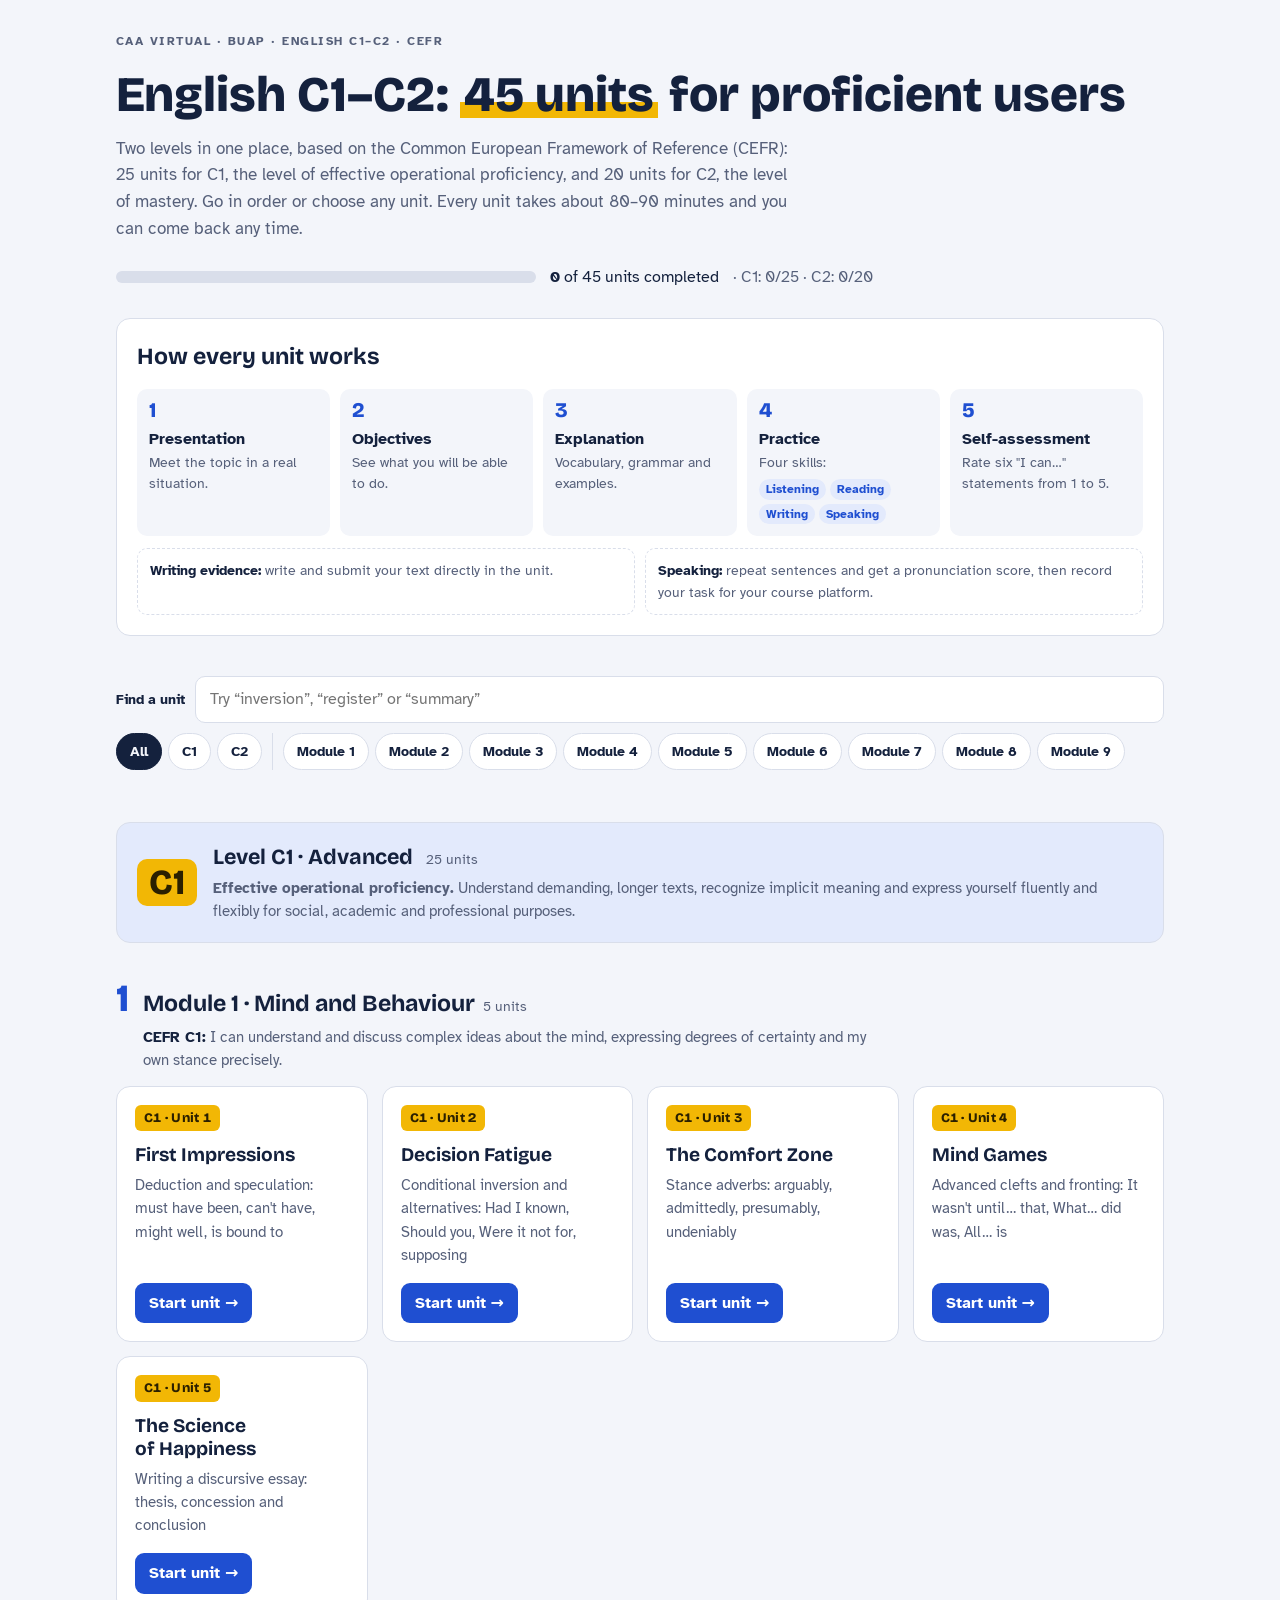
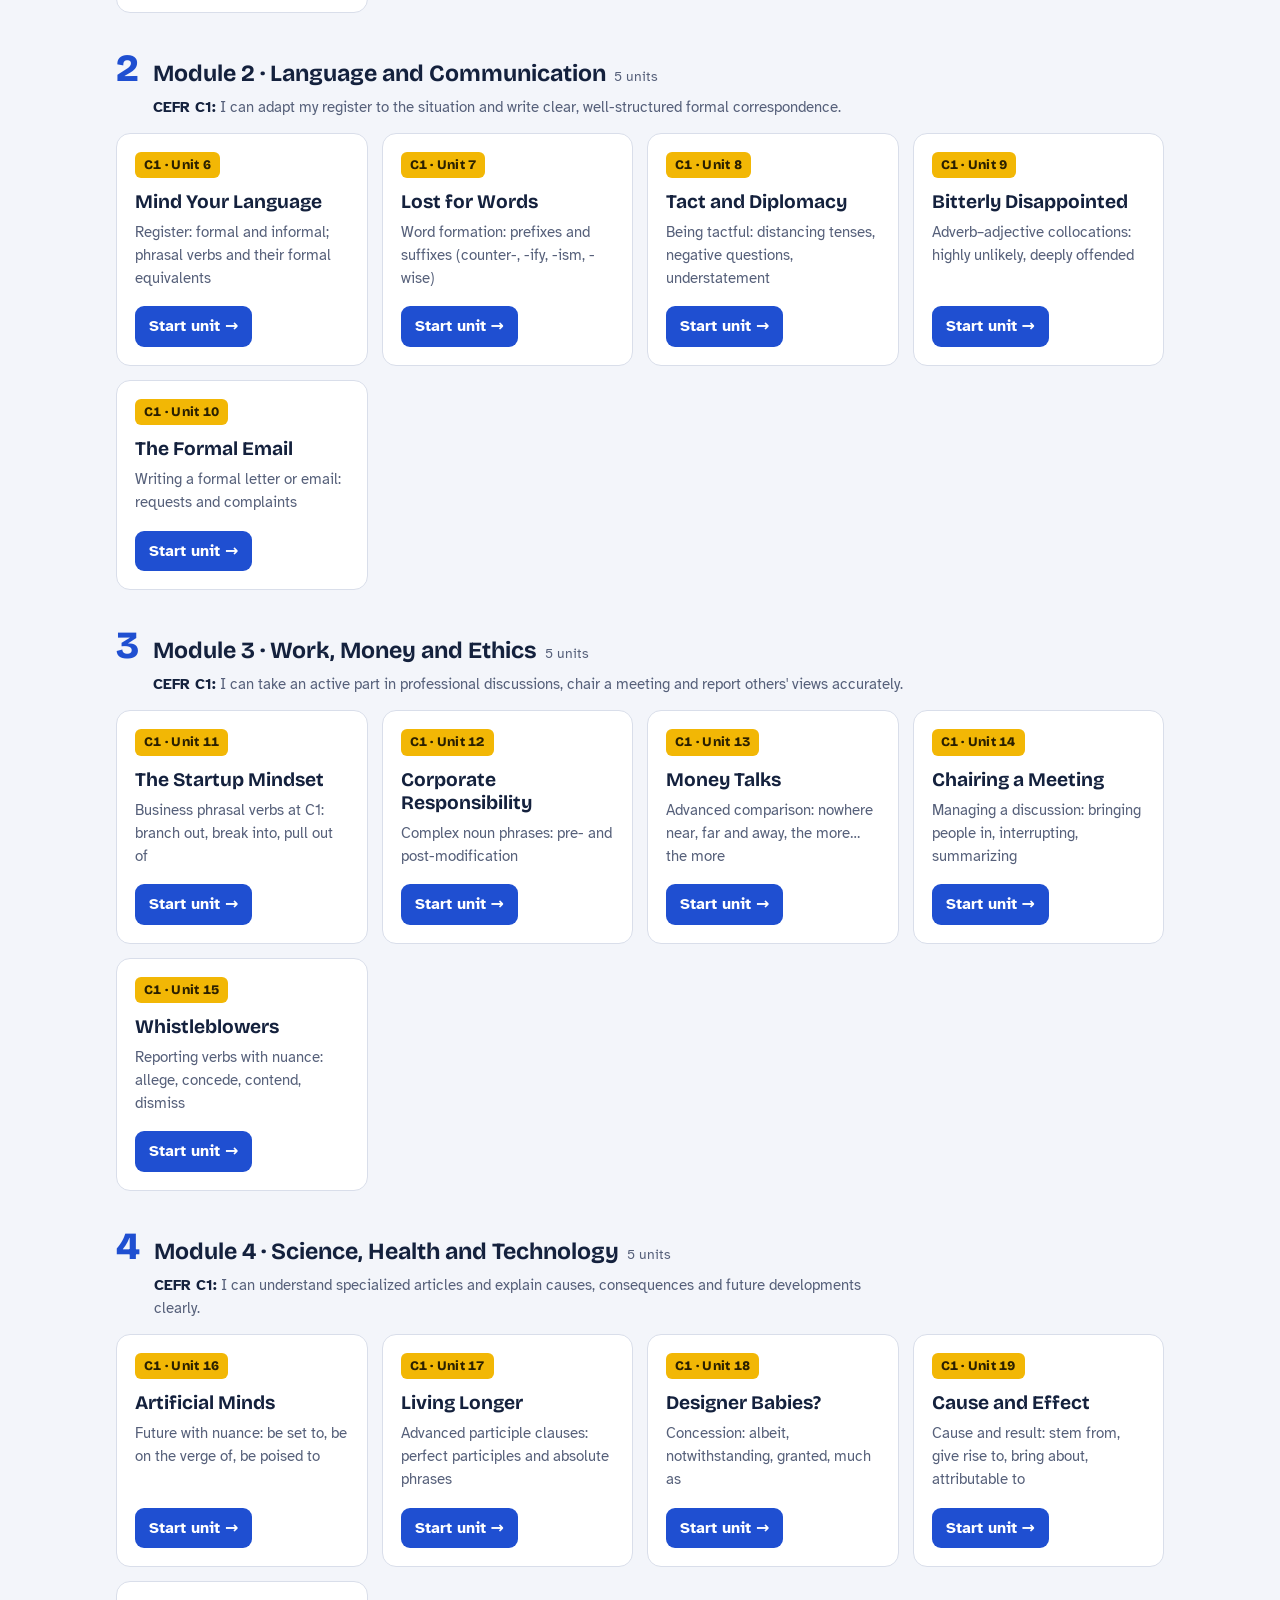
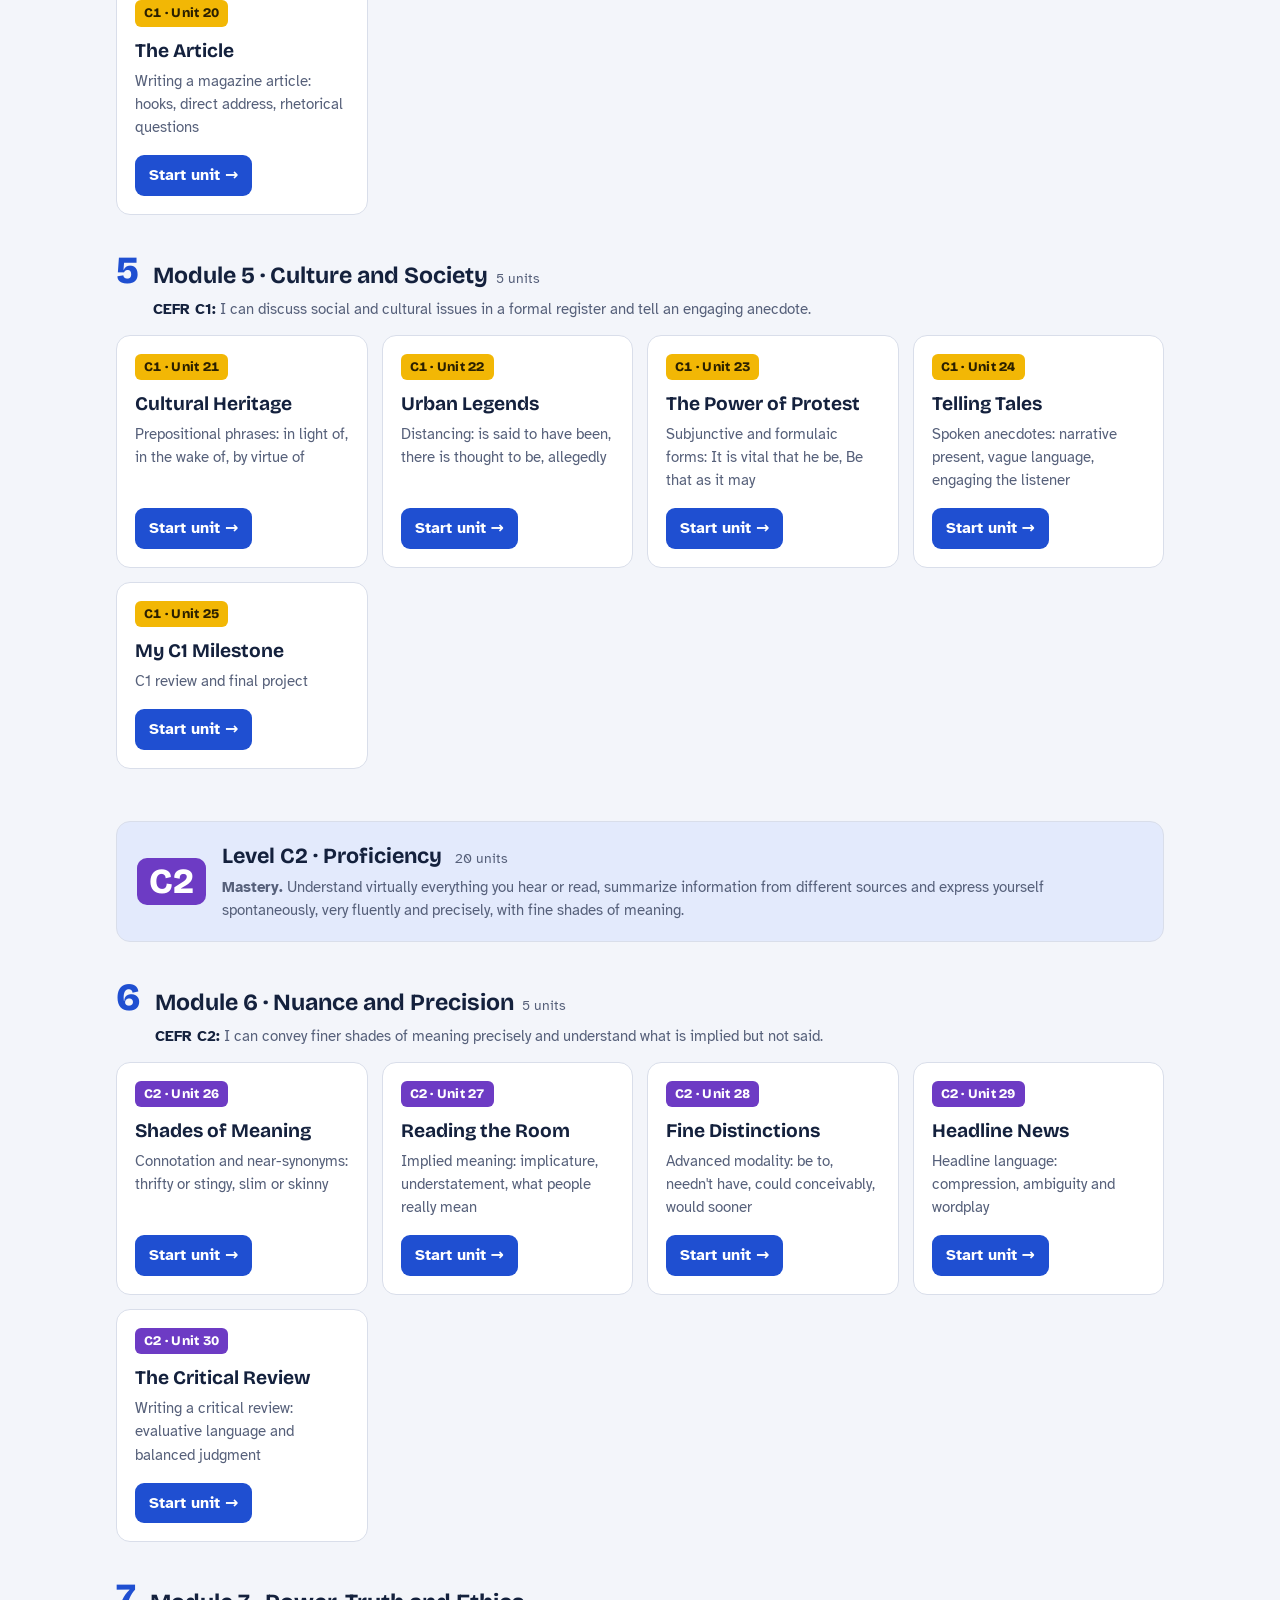
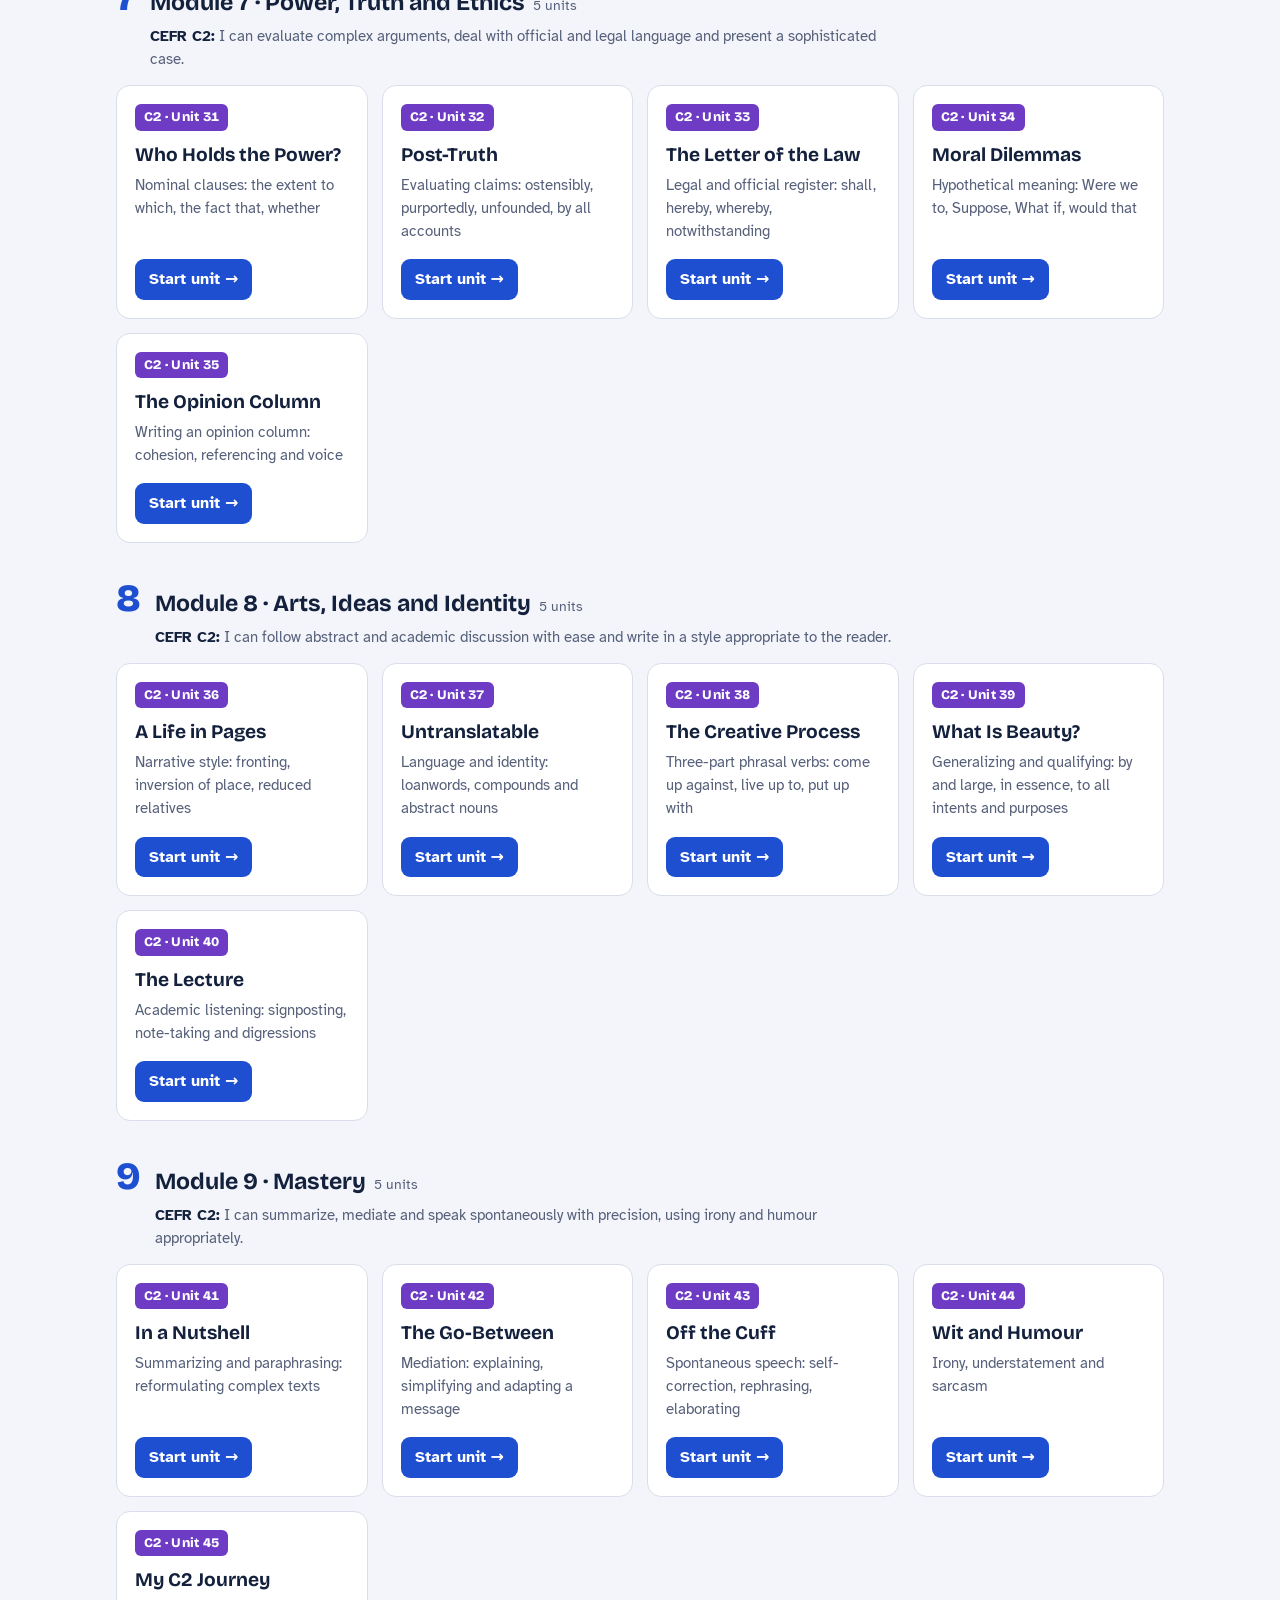
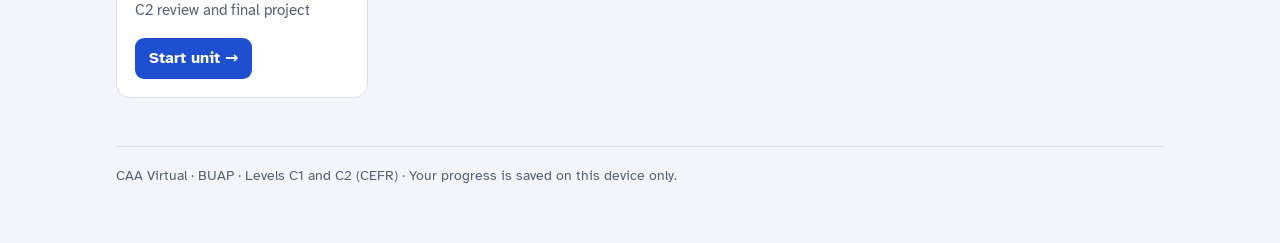
<file: index.html>
<!doctype html>
<html lang="en">
<head>
<meta charset="utf-8">
<meta name="viewport" content="width=device-width, initial-scale=1, viewport-fit=cover">
<title>CAA English C1–C2</title>
<link rel="preconnect" href="https://fonts.googleapis.com">
<link rel="stylesheet" href="https://fonts.googleapis.com/css2?family=Bricolage+Grotesque:opsz,wght@12..96,500;12..96,700;12..96,800&family=Atkinson+Hyperlegible:ital,wght@0,400;0,700;1,400&display=swap">
<style>
/* Layout: a study-planner page. Header with progress and the 5-step route, then two level banners (C1: modules 1–5, C2: modules 6–9, 5 units each) built on the CEFR descriptors. */
:root{
  --bg:#f3f5fa; --surface:#ffffff; --ink:#14213d; --muted:#56607a; --line:#d9deea;
  --accent:#1f4fd1; --accent-soft:#e3eafc; --gold:#f2b705; --gold-ink:#5c4300;
  --new:#0f7a5a; --new-soft:#dcf3ea; --soon:#8a5a00; --soon-soft:#fbefd2;
  --display:"Bricolage Grotesque", "Segoe UI", system-ui, sans-serif;
  --body:"Atkinson Hyperlegible", "Segoe UI", system-ui, sans-serif;
}
@media (prefers-color-scheme: dark){:root:not([data-theme="light"]){
  --bg:#0e1424; --surface:#161e33; --ink:#e8ecf6; --muted:#9aa5c0; --line:#2a3552;
  --accent:#8eabff; --accent-soft:#1f2c52; --gold:#f2c23a; --gold-ink:#f2c23a;
  --new:#5fd3a9; --new-soft:#123a2e; --soon:#f0c062; --soon-soft:#3a2d10; color-scheme:dark}}
:root[data-theme="dark"]{
  --bg:#0e1424; --surface:#161e33; --ink:#e8ecf6; --muted:#9aa5c0; --line:#2a3552;
  --accent:#8eabff; --accent-soft:#1f2c52; --gold:#f2c23a; --gold-ink:#f2c23a;
  --new:#5fd3a9; --new-soft:#123a2e; --soon:#f0c062; --soon-soft:#3a2d10; color-scheme:dark}
*{box-sizing:border-box}
[hidden]{display:none!important}
html,body{margin:0}
body{background:var(--bg);color:var(--ink);font-family:var(--body);font-size:16px;line-height:1.55}
.wrap{max-width:1080px;margin:0 auto;padding-block:32px 56px;padding-left:max(16px,env(safe-area-inset-left,0px));padding-right:max(16px,env(safe-area-inset-right,0px))}
.eyebrow{font-size:.78rem;letter-spacing:.12em;text-transform:uppercase;color:var(--muted);font-weight:700}
h1{font-family:var(--display);font-weight:800;font-size:clamp(2rem,5vw,3.1rem);line-height:1.05;margin:.35em 0 .3em;text-wrap:balance}
h1 span{background:linear-gradient(transparent 62%,var(--gold) 62%,var(--gold) 90%,transparent 90%);padding:0 .08em}
.lead{max-width:62ch;color:var(--muted);font-size:1.08rem;margin:0}
h2{font-family:var(--display);font-weight:700;font-size:1.45rem;margin:0;text-wrap:balance}
/* Progress */
.progress{margin-top:22px;display:flex;align-items:center;gap:14px;flex-wrap:wrap}
.bar{flex:1 1 240px;max-width:420px;height:12px;border-radius:99px;background:var(--line);overflow:hidden}
.bar i{display:block;height:100%;width:0;background:var(--new);border-radius:99px;transition:width .4s ease}
.progress b{font-variant-numeric:tabular-nums}
/* Route */
.route{margin-top:28px;background:var(--surface);border:1px solid var(--line);border-radius:14px;padding:20px}
.route ol{list-style:none;margin:14px 0 0;padding:0;display:grid;grid-template-columns:repeat(5,minmax(0,1fr));gap:10px;counter-reset:s}
.route li{counter-increment:s;position:relative;padding:12px;border-radius:10px;background:var(--bg);min-width:0}
.route li::before{content:counter(s);font-family:var(--display);font-weight:800;font-size:1.3rem;color:var(--accent);display:block;line-height:1}
.route b{display:block;margin-top:6px}
.route small{color:var(--muted);font-size:.86rem;display:block}
.skills{display:flex;flex-wrap:wrap;gap:4px;margin-top:6px}
.skills i{font-style:normal;font-size:.74rem;padding:1px 7px;border-radius:99px;background:var(--accent-soft);color:var(--accent);font-weight:700}
.evidence{display:grid;grid-template-columns:1fr 1fr;gap:10px;margin-top:12px}
.evidence div{border:1px dashed var(--line);border-radius:10px;padding:10px 12px;font-size:.9rem;color:var(--muted)}
.evidence strong{color:var(--ink)}
/* Controls */
.controls{display:flex;flex-wrap:wrap;gap:10px;align-items:center;margin:40px 0 18px}
.controls label{font-weight:700;font-size:.9rem}
#q{flex:1 1 220px;min-width:0;font:inherit;padding:10px 14px;border-radius:10px;border:1px solid var(--line);background:var(--surface);color:var(--ink)}
.chips{display:flex;flex-wrap:wrap;gap:6px}
.chip{font:inherit;font-size:.88rem;font-weight:700;padding:7px 13px;border-radius:99px;border:1px solid var(--line);background:var(--surface);color:var(--ink);cursor:pointer}
.chip[aria-pressed="true"]{background:var(--ink);color:var(--bg);border-color:var(--ink)}
:focus-visible{outline:3px solid var(--gold);outline-offset:2px}
/* Modules & cards */
.group{margin-top:36px}
.group-head{display:grid;grid-template-columns:auto 1fr;gap:4px 14px;align-items:baseline;margin-bottom:14px}
.mod-num{grid-row:span 2;font-family:var(--display);font-weight:800;font-size:2.4rem;line-height:1;color:var(--accent)}
.group-head .count{color:var(--muted);font-size:.9rem;margin-left:8px;font-weight:400;font-family:var(--body)}
.cando{margin:0;color:var(--muted);font-size:.93rem;max-width:75ch}
.cando em{font-style:normal;font-weight:700;color:var(--ink)}
.grid{display:grid;grid-template-columns:repeat(auto-fill,minmax(250px,1fr));gap:14px}
.card{background:var(--surface);border:1px solid var(--line);border-radius:14px;padding:18px;display:flex;flex-direction:column;gap:8px;min-width:0}
.card .top{display:flex;justify-content:space-between;align-items:center;gap:8px}
.lvl{font-family:var(--display);font-weight:800;font-size:.82rem;padding:3px 9px;border-radius:6px;background:var(--gold);color:#2b2000;letter-spacing:.02em;font-variant-numeric:tabular-nums}
.status{font-size:.74rem;font-weight:700;text-transform:uppercase;letter-spacing:.08em;padding:2px 8px;border-radius:99px}
.st-progress{background:var(--new-soft);color:var(--new)}
.card h3{font-family:var(--display);font-weight:700;font-size:1.2rem;line-height:1.2;margin:4px 0 0;text-wrap:balance}
.focus{color:var(--muted);font-size:.93rem;margin:0}
.card .go{margin-top:auto;padding-top:8px}
.card a.btn{display:inline-block;font-weight:700;text-decoration:none;color:var(--surface);background:var(--accent);padding:8px 14px;border-radius:9px}
.card a.btn:hover{filter:brightness(1.08)}
.empty{color:var(--muted);padding:20px;border:1px dashed var(--line);border-radius:12px;text-align:center}
footer{margin-top:48px;padding-top:18px;border-top:1px solid var(--line);color:var(--muted);font-size:.88rem}
@media (max-width:760px){.route ol{grid-template-columns:repeat(2,minmax(0,1fr))}.route li:last-child{grid-column:1/-1}.evidence{grid-template-columns:1fr}.mod-num{font-size:1.9rem}}
@media (prefers-reduced-motion:no-preference){.card{transition:transform .15s ease,border-color .15s}.card:hover{transform:translateY(-2px);border-color:var(--accent)}}
.lvl-c2{background:#6d3bc4;color:#fff}
/* Level banners (C1 and C2 share one site) */
.level-head{margin-top:52px;padding:18px 20px;border-radius:14px;background:var(--accent-soft);border:1px solid var(--line);display:flex;gap:16px;align-items:center;flex-wrap:wrap}
.level-head .big{font-family:var(--display);font-weight:800;font-size:2.2rem;line-height:1;padding:6px 12px;border-radius:10px;background:var(--gold);color:#2b2000}
.level-head.c2 .big{background:#6d3bc4;color:#fff}
.level-head div{flex:1 1 260px;min-width:0}
.level-head h2{font-size:1.35rem}
.level-head p{margin:2px 0 0;color:var(--muted);font-size:.95rem}
.level-head .count{color:var(--muted);font-size:.9rem;margin-left:8px;font-weight:400;font-family:var(--body)}
.chips .sep{width:1px;background:var(--line);margin:0 4px}
</style>
</head>
<body>

<div class="wrap">
  <header>
    <div class="eyebrow">CAA Virtual · BUAP · English C1–C2 · CEFR</div>
    <h1>English C1–C2: <span>45 units</span> for proficient users</h1>
    <p class="lead">Two levels in one place, based on the Common European Framework of Reference (CEFR): 25 units for C1, the level of effective operational proficiency, and 20 units for C2, the level of mastery. Go in order or choose any unit. Every unit takes about 80–90 minutes and you can come back any time.</p>
    <div class="progress" aria-live="polite">
      <div class="bar" role="progressbar" aria-label="Units completed" aria-valuemin="0" aria-valuemax="45" id="bar"><i></i></div>
      <span><b id="done-count">0</b> of 45 units completed</span>
      <span id="level-count" style="color:var(--muted)"></span>
    </div>
  </header>

  <section class="route" aria-labelledby="route-h">
    <h2 id="route-h">How every unit works</h2>
    <ol>
      <li><b>Presentation</b><small>Meet the topic in a real situation.</small></li>
      <li><b>Objectives</b><small>See what you will be able to do.</small></li>
      <li><b>Explanation</b><small>Vocabulary, grammar and examples.</small></li>
      <li><b>Practice</b><small>Four skills:</small><span class="skills"><i>Listening</i><i>Reading</i><i>Writing</i><i>Speaking</i></span></li>
      <li><b>Self-assessment</b><small>Rate six "I can…" statements from 1 to 5.</small></li>
    </ol>
    <div class="evidence">
      <div><strong>Writing evidence:</strong> write and submit your text directly in the unit.</div>
      <div><strong>Speaking:</strong> repeat sentences and get a pronunciation score, then record your task for your course platform.</div>
    </div>
  </section>

  <div class="controls">
    <label for="q">Find a unit</label>
    <input id="q" type="search" placeholder="Try “inversion”, “register” or “summary”" autocomplete="off">
    <div class="chips" role="group" aria-label="Filter by level or module" id="mods"></div>
  </div>

  <main id="list"></main>

  <footer>CAA Virtual · BUAP · Levels C1 and C2 (CEFR) · Your progress is saved on this device only.</footer>
</div>

<script>
/* ===== Units on the home page =====
   To add a unit: copy the _template folder, rename it (e.g. "my-new-unit"),
   edit its data.js (slug, number, level), then add one line here with url: "my-new-unit/" and its module (mod).
   Modules 1–5 are C1; modules 6–9 are C2 (see MODULES). */
const UNITS = [
  {n:1, mod:1, title:"First Impressions", focus:"Deduction and speculation: must have been, can't have, might well, is bound to", url:"first-impressions/"},
  {n:2, mod:1, title:"Decision Fatigue", focus:"Conditional inversion and alternatives: Had I known, Should you, Were it not for, supposing", url:"decision-fatigue/"},
  {n:3, mod:1, title:"The Comfort Zone", focus:"Stance adverbs: arguably, admittedly, presumably, undeniably", url:"the-comfort-zone/"},
  {n:4, mod:1, title:"Mind Games", focus:"Advanced clefts and fronting: It wasn't until… that, What… did was, All… is", url:"mind-games/"},
  {n:5, mod:1, title:"The Science of Happiness", focus:"Writing a discursive essay: thesis, concession and conclusion", url:"the-science-of-happiness/"},
  {n:6, mod:2, title:"Mind Your Language", focus:"Register: formal and informal; phrasal verbs and their formal equivalents", url:"mind-your-language/"},
  {n:7, mod:2, title:"Lost for Words", focus:"Word formation: prefixes and suffixes (counter-, -ify, -ism, -wise)", url:"lost-for-words/"},
  {n:8, mod:2, title:"Tact and Diplomacy", focus:"Being tactful: distancing tenses, negative questions, understatement", url:"tact-and-diplomacy/"},
  {n:9, mod:2, title:"Bitterly Disappointed", focus:"Adverb–adjective collocations: highly unlikely, deeply offended", url:"bitterly-disappointed/"},
  {n:10, mod:2, title:"The Formal Email", focus:"Writing a formal letter or email: requests and complaints", url:"the-formal-email/"},
  {n:11, mod:3, title:"The Startup Mindset", focus:"Business phrasal verbs at C1: branch out, break into, pull out of", url:"the-startup-mindset/"},
  {n:12, mod:3, title:"Corporate Responsibility", focus:"Complex noun phrases: pre- and post-modification", url:"corporate-responsibility/"},
  {n:13, mod:3, title:"Money Talks", focus:"Advanced comparison: nowhere near, far and away, the more… the more", url:"money-talks/"},
  {n:14, mod:3, title:"Chairing a Meeting", focus:"Managing a discussion: bringing people in, interrupting, summarizing", url:"chairing-a-meeting/"},
  {n:15, mod:3, title:"Whistleblowers", focus:"Reporting verbs with nuance: allege, concede, contend, dismiss", url:"whistleblowers/"},
  {n:16, mod:4, title:"Artificial Minds", focus:"Future with nuance: be set to, be on the verge of, be poised to", url:"artificial-minds/"},
  {n:17, mod:4, title:"Living Longer", focus:"Advanced participle clauses: perfect participles and absolute phrases", url:"living-longer/"},
  {n:18, mod:4, title:"Designer Babies?", focus:"Concession: albeit, notwithstanding, granted, much as", url:"designer-babies/"},
  {n:19, mod:4, title:"Cause and Effect", focus:"Cause and result: stem from, give rise to, bring about, attributable to", url:"cause-and-effect/"},
  {n:20, mod:4, title:"The Article", focus:"Writing a magazine article: hooks, direct address, rhetorical questions", url:"the-article/"},
  {n:21, mod:5, title:"Cultural Heritage", focus:"Prepositional phrases: in light of, in the wake of, by virtue of", url:"cultural-heritage/"},
  {n:22, mod:5, title:"Urban Legends", focus:"Distancing: is said to have been, there is thought to be, allegedly", url:"urban-legends/"},
  {n:23, mod:5, title:"The Power of Protest", focus:"Subjunctive and formulaic forms: It is vital that he be, Be that as it may", url:"the-power-of-protest/"},
  {n:24, mod:5, title:"Telling Tales", focus:"Spoken anecdotes: narrative present, vague language, engaging the listener", url:"telling-tales/"},
  {n:25, mod:5, title:"My C1 Milestone", focus:"C1 review and final project", url:"my-c1-milestone/"},
  {n:26, mod:6, title:"Shades of Meaning", focus:"Connotation and near-synonyms: thrifty or stingy, slim or skinny", url:"shades-of-meaning/"},
  {n:27, mod:6, title:"Reading the Room", focus:"Implied meaning: implicature, understatement, what people really mean", url:"reading-the-room/"},
  {n:28, mod:6, title:"Fine Distinctions", focus:"Advanced modality: be to, needn't have, could conceivably, would sooner", url:"fine-distinctions/"},
  {n:29, mod:6, title:"Headline News", focus:"Headline language: compression, ambiguity and wordplay", url:"headline-news/"},
  {n:30, mod:6, title:"The Critical Review", focus:"Writing a critical review: evaluative language and balanced judgment", url:"the-critical-review/"},
  {n:31, mod:7, title:"Who Holds the Power?", focus:"Nominal clauses: the extent to which, the fact that, whether", url:"who-holds-the-power/"},
  {n:32, mod:7, title:"Post-Truth", focus:"Evaluating claims: ostensibly, purportedly, unfounded, by all accounts", url:"post-truth/"},
  {n:33, mod:7, title:"The Letter of the Law", focus:"Legal and official register: shall, hereby, whereby, notwithstanding", url:"the-letter-of-the-law/"},
  {n:34, mod:7, title:"Moral Dilemmas", focus:"Hypothetical meaning: Were we to, Suppose, What if, would that", url:"moral-dilemmas/"},
  {n:35, mod:7, title:"The Opinion Column", focus:"Writing an opinion column: cohesion, referencing and voice", url:"the-opinion-column/"},
  {n:36, mod:8, title:"A Life in Pages", focus:"Narrative style: fronting, inversion of place, reduced relatives", url:"a-life-in-pages/"},
  {n:37, mod:8, title:"Untranslatable", focus:"Language and identity: loanwords, compounds and abstract nouns", url:"untranslatable/"},
  {n:38, mod:8, title:"The Creative Process", focus:"Three-part phrasal verbs: come up against, live up to, put up with", url:"the-creative-process/"},
  {n:39, mod:8, title:"What Is Beauty?", focus:"Generalizing and qualifying: by and large, in essence, to all intents and purposes", url:"what-is-beauty/"},
  {n:40, mod:8, title:"The Lecture", focus:"Academic listening: signposting, note-taking and digressions", url:"the-lecture/"},
  {n:41, mod:9, title:"In a Nutshell", focus:"Summarizing and paraphrasing: reformulating complex texts", url:"in-a-nutshell/"},
  {n:42, mod:9, title:"The Go-Between", focus:"Mediation: explaining, simplifying and adapting a message", url:"the-go-between/"},
  {n:43, mod:9, title:"Off the Cuff", focus:"Spontaneous speech: self-correction, rephrasing, elaborating", url:"off-the-cuff/"},
  {n:44, mod:9, title:"Wit and Humour", focus:"Irony, understatement and sarcasm", url:"wit-and-humour/"},
  {n:45, mod:9, title:"My C2 Journey", focus:"C2 review and final project", url:"my-c2-journey/"}
];

/* Levels and modules. Each module has a CEFR can-do statement for its level. */
const LEVELS = [
  {id:"C1", name:"Advanced", tag:"Effective operational proficiency", desc:"Understand demanding, longer texts, recognize implicit meaning and express yourself fluently and flexibly for social, academic and professional purposes."},
  {id:"C2", name:"Proficiency", tag:"Mastery", desc:"Understand virtually everything you hear or read, summarize information from different sources and express yourself spontaneously, very fluently and precisely, with fine shades of meaning."}
];
const MODULES = [
  {mod:1, level:"C1", name:"Mind and Behaviour", cando:"I can understand and discuss complex ideas about the mind, expressing degrees of certainty and my own stance precisely."},
  {mod:2, level:"C1", name:"Language and Communication", cando:"I can adapt my register to the situation and write clear, well-structured formal correspondence."},
  {mod:3, level:"C1", name:"Work, Money and Ethics", cando:"I can take an active part in professional discussions, chair a meeting and report others' views accurately."},
  {mod:4, level:"C1", name:"Science, Health and Technology", cando:"I can understand specialized articles and explain causes, consequences and future developments clearly."},
  {mod:5, level:"C1", name:"Culture and Society", cando:"I can discuss social and cultural issues in a formal register and tell an engaging anecdote."},
  {mod:6, level:"C2", name:"Nuance and Precision", cando:"I can convey finer shades of meaning precisely and understand what is implied but not said."},
  {mod:7, level:"C2", name:"Power, Truth and Ethics", cando:"I can evaluate complex arguments, deal with official and legal language and present a sophisticated case."},
  {mod:8, level:"C2", name:"Arts, Ideas and Identity", cando:"I can follow abstract and academic discussion with ease and write in a style appropriate to the reader."},
  {mod:9, level:"C2", name:"Mastery", cando:"I can summarize, mediate and speak spontaneously with precision, using irony and humour appropriately."}
];
let filter = "all"; /* "all", "C1", "C2" or a module number */

const chipsEl = document.getElementById("mods");
const chipDefs = [{key:"all", label:"All"}, {key:"C1", label:"C1"}, {key:"C2", label:"C2"}, {sep:true}]
  .concat(MODULES.map(m => ({key:m.mod, label:"Module " + m.mod, title:m.level + " · " + m.name})));
chipDefs.forEach(c=>{
  if (c.sep) { chipsEl.appendChild(Object.assign(document.createElement("span"), {className:"sep"})); return; }
  const b=document.createElement("button");
  b.className="chip"; b.type="button"; b.id="filter-"+c.key;
  b.textContent = c.label;
  if (c.title) b.title = c.title;
  b.setAttribute("aria-pressed", c.key===filter ? "true":"false");
  b.addEventListener("click",()=>{filter=c.key;[...chipsEl.querySelectorAll(".chip")].forEach(x=>x.setAttribute("aria-pressed",x===b?"true":"false"));render();});
  chipsEl.appendChild(b);
});
document.getElementById("q").addEventListener("input",render);

function esc(s){return s.replace(/[&<>"]/g,c=>({"&":"&amp;","<":"&lt;",">":"&gt;",'"':"&quot;"}[c]));}
function levelOf(u){ return MODULES.find(m=>m.mod===u.mod).level; }
function done(u){ try { const s=JSON.parse(localStorage.getItem("c1c2:"+u.url.replace(/\/$/,""))||"{}"); return s.self && Object.keys(s.self).length>=6; } catch(e){ return false; } }

function progress(){
  const n = UNITS.filter(done).length;
  document.getElementById("done-count").textContent = n;
  const bar = document.getElementById("bar");
  bar.setAttribute("aria-valuenow", n);
  bar.firstElementChild.style.width = (n / UNITS.length * 100) + "%";
  document.getElementById("level-count").textContent = "· " + LEVELS.map(L => {
    const all = UNITS.filter(u=>levelOf(u)===L.id); return L.id + ": " + all.filter(done).length + "/" + all.length;
  }).join(" · ");
}

function render(){
  const q=document.getElementById("q").value.trim().toLowerCase();
  const list=document.getElementById("list"); list.innerHTML="";
  let shown=0;
  LEVELS.forEach(L=>{
    if (filter==="C1"||filter==="C2") { if (filter!==L.id) return; }
    let head=null;
    MODULES.filter(g=>g.level===L.id).forEach(g=>{
      if (typeof filter==="number" && filter!==g.mod) return;
      const items=UNITS.filter(u=>u.mod===g.mod
        && (!q || (u.title+" "+u.focus+" "+g.name+" "+g.level).toLowerCase().includes(q)));
      if(!items.length) return;
      if(!head){
        const all=UNITS.filter(u=>levelOf(u)===L.id).length;
        head=document.createElement("section"); head.className="level-head "+L.id.toLowerCase(); head.id="level-"+L.id.toLowerCase();
        head.innerHTML=`<span class="big">${L.id}</span><div><h2>Level ${L.id} · ${esc(L.name)} <span class="count">${all} units</span></h2>
          <p><strong>${esc(L.tag)}.</strong> ${esc(L.desc)}</p></div>`;
        list.appendChild(head);
      }
      shown+=items.length;
      const sec=document.createElement("section"); sec.className="group"; sec.id="module-"+g.mod;
      sec.innerHTML=`<div class="group-head"><span class="mod-num" aria-hidden="true">${g.mod}</span>
        <h2>Module ${g.mod} · ${esc(g.name)}<span class="count">${items.length} unit${items.length>1?"s":""}</span></h2>
        <p class="cando"><em>CEFR ${g.level}:</em> ${esc(g.cando)}</p></div>`;
      const grid=document.createElement("div"); grid.className="grid";
      items.forEach(u=>{
        const badge = done(u) ? `<span class="status st-progress">Completed</span>` : "";
        grid.insertAdjacentHTML("beforeend",
          `<article class="card"><div class="top"><span class="lvl lvl-${g.level.toLowerCase()}">${g.level} · Unit ${u.n}</span>${badge}</div>
           <h3>${esc(u.title)}</h3><p class="focus">${esc(u.focus)}</p><div class="go"><a class="btn" href="${esc(u.url)}">Start unit →</a></div></article>`);
      });
      sec.appendChild(grid); list.appendChild(sec);
    });
  });
  if(!shown) list.innerHTML=`<p class="empty">No units match. Try another word or choose “All”.</p>`;
}
progress();
render();
</script>
</body>
</html>
</file>
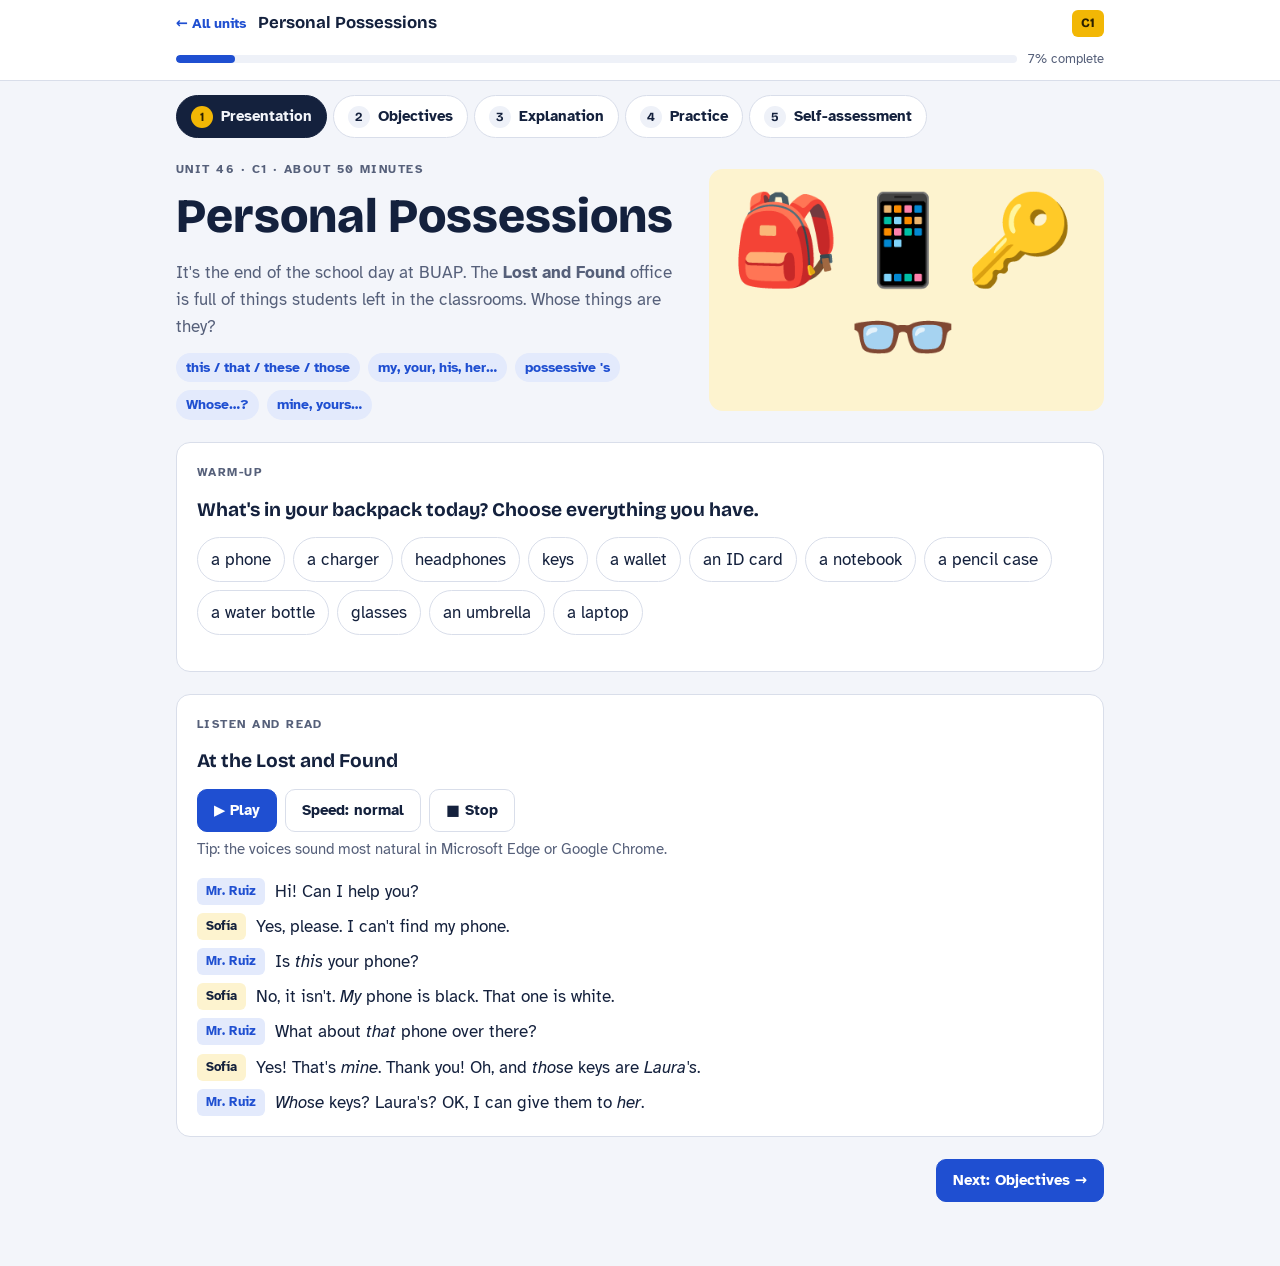
<file: _template/index.html>
<!doctype html>
<html lang="en">
<head>
<meta charset="utf-8">
<meta name="viewport" content="width=device-width, initial-scale=1, viewport-fit=cover">
<title>CAA English C1–C2</title>
<link rel="preconnect" href="https://fonts.googleapis.com">
<link rel="stylesheet" href="https://fonts.googleapis.com/css2?family=Bricolage+Grotesque:opsz,wght@12..96,500;12..96,700;12..96,800&family=Atkinson+Hyperlegible:ital,wght@0,400;0,700;1,400&display=swap">
<link rel="stylesheet" href="../assets/unit.css">
</head>
<body>
<noscript><p style="padding:16px">This unit needs JavaScript. Please turn it on in your browser.</p></noscript>
<!-- Every unit uses this same page. The content is in data.js, in this folder. -->
<script src="../assets/config.js"></script>
<script src="data.js"></script>
<script src="../assets/unit.js"></script>
</body>
</html>
</file>
<file: assets/unit.css>
/* CAA English C1–C2 — shared unit styles
   Layout: sticky header with progress, five step tabs, one panel per step.
   Colors are tokens; every unit uses the same palette as the home page. */
:root{
  --bg:#f3f5fa; --surface:#ffffff; --sunk:#eef1f8; --ink:#14213d; --muted:#56607a; --line:#d9deea;
  --accent:#1f4fd1; --accent-ink:#ffffff; --accent-soft:#e3eafc; --gold:#f2b705; --gold-soft:#fdf3cf;
  --good:#0f7a5a; --good-soft:#dcf3ea; --bad:#b42318; --bad-soft:#fde4e1;
  --display:"Bricolage Grotesque","Segoe UI",system-ui,sans-serif;
  --body:"Atkinson Hyperlegible","Segoe UI",system-ui,sans-serif;
  --radius:14px;
}
@media (prefers-color-scheme: dark){:root:not([data-theme="light"]){
  --bg:#0e1424; --surface:#161e33; --sunk:#111a2d; --ink:#e8ecf6; --muted:#9aa5c0; --line:#2a3552;
  --accent:#8eabff; --accent-ink:#0e1424; --accent-soft:#1f2c52; --gold:#f2c23a; --gold-soft:#3a2f0e;
  --good:#5fd3a9; --good-soft:#123a2e; --bad:#ff8a7a; --bad-soft:#41191a; color-scheme:dark}}
:root[data-theme="dark"]{
  --bg:#0e1424; --surface:#161e33; --sunk:#111a2d; --ink:#e8ecf6; --muted:#9aa5c0; --line:#2a3552;
  --accent:#8eabff; --accent-ink:#0e1424; --accent-soft:#1f2c52; --gold:#f2c23a; --gold-soft:#3a2f0e;
  --good:#5fd3a9; --good-soft:#123a2e; --bad:#ff8a7a; --bad-soft:#41191a; color-scheme:dark}

*{box-sizing:border-box}
[hidden]{display:none!important}
html,body{margin:0}
body{background:var(--bg);color:var(--ink);font-family:var(--body);font-size:17px;line-height:1.6}
.wrap{max-width:960px;margin:0 auto;padding-left:max(16px,env(safe-area-inset-left,0px));padding-right:max(16px,env(safe-area-inset-right,0px))}
h1,h2,h3{font-family:var(--display);line-height:1.15;text-wrap:balance;margin:0}
h2{font-size:1.6rem;font-weight:800}
h3{font-size:1.2rem;font-weight:700}
p{margin:0}
:focus-visible{outline:3px solid var(--gold);outline-offset:2px}
button{font:inherit;color:inherit}
.muted{color:var(--muted)}
.stack{display:flex;flex-direction:column;gap:16px}
.row{display:flex;flex-wrap:wrap;gap:10px;align-items:center}

/* Header */
body::before{content:"";position:fixed;inset:0 0 auto;height:env(safe-area-inset-top,0px);background:var(--surface);z-index:20}
.topbar{position:sticky;top:env(safe-area-inset-top,0px);z-index:10;background:var(--surface);border-bottom:1px solid var(--line)}
.topbar .wrap{padding-block:10px;display:flex;align-items:center;gap:12px;flex-wrap:wrap}
.back{font-weight:700;text-decoration:none;color:var(--accent);font-size:.9rem;white-space:nowrap}
.unit-name{font-family:var(--display);font-weight:700;font-size:1.05rem;flex:1 1 200px;min-width:0}
.lvl{font-family:var(--display);font-weight:800;font-size:.8rem;padding:3px 9px;border-radius:6px;background:var(--gold);color:#2b2000;white-space:nowrap}
.lvl-c2{background:#6d3bc4;color:#fff}
.progress{flex:1 1 100%;display:flex;align-items:center;gap:10px;font-size:.82rem;color:var(--muted);font-variant-numeric:tabular-nums}
.bar{flex:1;height:8px;border-radius:99px;background:var(--sunk);overflow:hidden}
.bar span{display:block;height:100%;width:0;background:var(--accent);border-radius:99px;transition:width .3s}

/* Step tabs */
.steps{display:flex;gap:6px;overflow-x:auto;padding-block:14px 4px;scrollbar-width:thin}
.step-btn{flex:0 0 auto;display:flex;align-items:center;gap:8px;padding:9px 14px;border-radius:99px;border:1px solid var(--line);background:var(--surface);cursor:pointer;font-weight:700;font-size:.92rem}
.step-btn .n{display:inline-grid;place-items:center;width:22px;height:22px;border-radius:50%;background:var(--sunk);font-size:.78rem;font-family:var(--display)}
.step-btn[aria-selected="true"]{background:var(--ink);color:var(--bg);border-color:var(--ink)}
.step-btn[aria-selected="true"] .n{background:var(--gold);color:#2b2000}
.step-btn.done .n{background:var(--good);color:var(--surface)}
main{padding-block:18px 64px}
.panel{display:flex;flex-direction:column;gap:22px}
.card{background:var(--surface);border:1px solid var(--line);border-radius:var(--radius);padding:20px;min-width:0}
.card.sunk{background:var(--sunk);border-color:transparent}
.eyebrow{font-size:.76rem;letter-spacing:.12em;text-transform:uppercase;color:var(--muted);font-weight:700}

/* Presentation */
.hero{display:grid;grid-template-columns:minmax(0,1.3fr) minmax(0,1fr);gap:20px;align-items:center}
.hero h1{font-size:clamp(2rem,6vw,3rem);font-weight:800;margin:.2em 0 .3em}
.hero .scene{font-size:clamp(3rem,10vw,5.5rem);line-height:1.1;text-align:center;background:var(--gold-soft);border-radius:var(--radius);padding:24px 12px;letter-spacing:.08em;word-break:break-word}
.facts{display:flex;flex-wrap:wrap;gap:8px;margin-top:12px}
.facts span{font-size:.85rem;padding:4px 10px;border-radius:99px;background:var(--accent-soft);color:var(--accent);font-weight:700}
.dialogue{display:flex;flex-direction:column;gap:8px}
.line{display:grid;grid-template-columns:auto minmax(0,1fr);gap:10px;align-items:start}
.who{font-weight:700;font-size:.82rem;padding:3px 9px;border-radius:6px;background:var(--accent-soft);color:var(--accent);white-space:nowrap}
.line:nth-child(even) .who{background:var(--gold-soft);color:var(--ink)}
.pick{display:flex;flex-wrap:wrap;gap:8px}
.pick button{padding:8px 13px;border-radius:99px;border:1px solid var(--line);background:var(--surface);cursor:pointer}
.pick button[aria-pressed="true"]{background:var(--accent);color:var(--accent-ink);border-color:var(--accent)}

/* Objectives */
.objectives{list-style:none;margin:0;padding:0;display:grid;gap:10px}
.objectives li{display:grid;grid-template-columns:auto minmax(0,1fr);gap:12px;align-items:start;padding:14px 16px;background:var(--surface);border:1px solid var(--line);border-radius:12px}
.objectives li b{font-family:var(--display);font-size:1.3rem;color:var(--accent);line-height:1.2}

/* Explanation */
.vocab{display:grid;grid-template-columns:repeat(auto-fill,minmax(130px,1fr));gap:10px}
.vocab button{display:flex;flex-direction:column;align-items:center;gap:4px;padding:12px 8px;border-radius:12px;border:1px solid var(--line);background:var(--surface);cursor:pointer}
.vocab .ico{font-size:2rem;line-height:1.1}
.vocab .w{font-weight:700;font-size:.95rem;text-align:center}
.vocab .say{font-size:.72rem;color:var(--muted)}
.table-wrap{overflow-x:auto}
table{border-collapse:collapse;width:100%;font-size:.95rem}
th,td{text-align:left;padding:9px 12px;border-bottom:1px solid var(--line);vertical-align:top}
th{font-size:.78rem;letter-spacing:.06em;text-transform:uppercase;color:var(--muted)}
td em{font-style:normal;color:var(--accent);font-weight:700}
.note{font-size:.92rem;color:var(--muted)}
.watch{display:grid;gap:8px}
.watch div{display:grid;grid-template-columns:minmax(0,1fr) minmax(0,1fr);gap:8px}
.wrong,.right{padding:8px 12px;border-radius:10px;font-size:.95rem}
.wrong{background:var(--bad-soft)}
.wrong::before{content:"✗ ";color:var(--bad);font-weight:700}
.right{background:var(--good-soft)}
.right::before{content:"✓ ";color:var(--good);font-weight:700}

/* Skill tabs */
.skills{display:grid;grid-template-columns:repeat(4,minmax(0,1fr));gap:8px}
.skill-btn{padding:12px 8px;border-radius:12px;border:1px solid var(--line);background:var(--surface);cursor:pointer;font-weight:700;display:flex;flex-direction:column;align-items:center;gap:2px}
.skill-btn small{font-weight:400;color:var(--muted);font-size:.78rem;font-variant-numeric:tabular-nums}
.skill-btn[aria-selected="true"]{border:2px solid var(--accent);background:var(--accent-soft)}
.source{display:flex;flex-direction:column;gap:12px}
.player{display:flex;flex-wrap:wrap;gap:8px;align-items:center}
.reading-text{display:flex;flex-direction:column;gap:12px}
.post{background:var(--sunk);border-radius:12px;padding:14px 16px}
.post .author{font-weight:700;font-size:.88rem;color:var(--accent);margin-bottom:4px}
details summary{cursor:pointer;font-weight:700;color:var(--accent)}

/* Activities */
.activity{display:flex;flex-direction:column;gap:14px}
.activity-head{display:flex;justify-content:space-between;gap:10px;align-items:baseline;flex-wrap:wrap}
.tag{font-size:.74rem;font-weight:700;text-transform:uppercase;letter-spacing:.08em;color:var(--muted)}
.btn{display:inline-flex;align-items:center;gap:6px;padding:9px 16px;border-radius:10px;border:1px solid var(--line);background:var(--surface);cursor:pointer;font-weight:700;font-size:.92rem;text-decoration:none;color:var(--ink)}
.btn.primary{background:var(--accent);border-color:var(--accent);color:var(--accent-ink)}
.btn:disabled{opacity:.5;cursor:not-allowed}
.feedback{font-weight:700;padding:10px 14px;border-radius:10px}
.feedback.ok{background:var(--good-soft);color:var(--good)}
.feedback.part{background:var(--gold-soft);color:var(--ink)}
.feedback:empty{display:none}
.is-right{border-color:var(--good)!important;background:var(--good-soft)!important}
.is-wrong{border-color:var(--bad)!important;background:var(--bad-soft)!important}

/* match */
.match{display:grid;grid-template-columns:minmax(0,1fr) minmax(0,1fr);gap:10px}
.match .col{display:flex;flex-direction:column;gap:8px}
.match button{text-align:left;padding:10px 12px;border-radius:10px;border:1px solid var(--line);background:var(--surface);cursor:pointer;min-height:44px}
.match button.sel{border:2px solid var(--accent);background:var(--accent-soft)}
.match button.paired{opacity:.9}
.match .pairno{display:inline-grid;place-items:center;min-width:20px;height:20px;border-radius:50%;background:var(--accent);color:var(--accent-ink);font-size:.72rem;margin-right:6px}

/* sort */
.pool{display:flex;flex-wrap:wrap;gap:8px;min-height:48px;padding:10px;border-radius:12px;background:var(--sunk)}
.chipitem{padding:7px 12px;border-radius:99px;border:1px solid var(--line);background:var(--surface);cursor:grab;font-size:.92rem;user-select:none}
.chipitem.sel{border:2px solid var(--accent);background:var(--accent-soft)}
.bins{display:grid;grid-template-columns:repeat(auto-fit,minmax(180px,1fr));gap:10px}
.bin{border:2px dashed var(--line);border-radius:12px;padding:10px;min-height:110px;display:flex;flex-direction:column;gap:8px;cursor:pointer;background:var(--surface)}
.bin.over{border-color:var(--accent);background:var(--accent-soft)}
.bin h4{margin:0;font-family:var(--display);font-size:.98rem}
.bin .items{display:flex;flex-wrap:wrap;gap:6px}

/* gap fill */
.gaps{display:flex;flex-direction:column;gap:10px;margin:0;padding-left:1.4em}
.gaps li{line-height:2.1}
.gap{font:inherit;border:0;border-bottom:2px solid var(--accent);background:transparent;color:var(--ink);padding:0 4px;min-width:5ch;border-radius:0}
.gap.is-right,.gap.is-wrong{border-radius:4px}
.bank{display:flex;flex-wrap:wrap;gap:6px}
.bank span{font-size:.88rem;padding:3px 10px;border-radius:99px;background:var(--gold-soft)}
.hint{font-size:.85rem;color:var(--muted)}

/* tiles */
.tiles-item{display:flex;flex-direction:column;gap:8px;padding:12px;border-radius:12px;background:var(--sunk)}
.answer-line{min-height:46px;display:flex;flex-wrap:wrap;gap:6px;padding:6px;border-bottom:2px solid var(--line)}
.tile-bank{display:flex;flex-wrap:wrap;gap:6px}
.tile{padding:6px 12px;border-radius:8px;border:1px solid var(--line);background:var(--surface);cursor:pointer;font-weight:700}

/* rewrite & tf */
.rw{display:flex;flex-direction:column;gap:6px}
.rw .q{font-weight:700}
.rw input,.field input,.field textarea,textarea.write{font:inherit;width:100%;padding:10px 12px;border-radius:10px;border:1px solid var(--line);background:var(--surface);color:var(--ink)}
.solution{font-size:.88rem;color:var(--good)}
.tf{display:grid;grid-template-columns:minmax(0,1fr) auto;gap:10px;align-items:center;padding:10px 0;border-bottom:1px solid var(--line)}
.tf .opts{display:flex;gap:6px}
.tf .opts button{padding:6px 12px;border-radius:8px;border:1px solid var(--line);background:var(--surface);cursor:pointer;font-weight:700}
.tf .opts button[aria-pressed="true"]{background:var(--ink);color:var(--bg)}

/* writing */
.model{border-left:4px solid var(--gold);padding:10px 14px;background:var(--gold-soft);border-radius:0 10px 10px 0}
textarea.write{min-height:180px;resize:vertical;line-height:1.6}
.counter{font-variant-numeric:tabular-nums;font-size:.88rem;color:var(--muted)}
.checklist{list-style:none;margin:0;padding:0;display:flex;flex-direction:column;gap:6px}
.checklist label{display:flex;gap:10px;align-items:flex-start;cursor:pointer}
.checklist input{width:20px;height:20px;margin-top:3px;accent-color:var(--accent)}
.fields{display:grid;grid-template-columns:minmax(0,2fr) minmax(0,1fr);gap:10px}
.field{display:flex;flex-direction:column;gap:4px;font-size:.88rem;font-weight:700}

/* speaking */
.cards{display:grid;grid-template-columns:repeat(auto-fit,minmax(240px,1fr));gap:12px}
.role{border-radius:12px;padding:16px;background:var(--sunk);display:flex;flex-direction:column;gap:8px}
.role .role-name{font-family:var(--display);font-weight:800;color:var(--accent)}
.role ul{margin:0;padding-left:1.2em}
.recorder{display:flex;flex-wrap:wrap;gap:10px;align-items:center;padding:14px;border-radius:12px;border:1px dashed var(--line)}
.rec-dot{width:12px;height:12px;border-radius:50%;background:var(--bad);animation:pulse 1s infinite}
.timer{font-variant-numeric:tabular-nums;font-weight:700}
audio{max-width:100%}
@keyframes pulse{50%{opacity:.3}}

/* self-assessment */
.can{display:grid;grid-template-columns:minmax(0,1fr) auto;gap:12px;align-items:center;padding:14px 0;border-bottom:1px solid var(--line)}
.scale{display:flex;gap:6px}
.scale button{width:40px;height:40px;border-radius:10px;border:1px solid var(--line);background:var(--surface);cursor:pointer;font-family:var(--display);font-weight:800}
.scale button[aria-pressed="true"]{background:var(--accent);color:var(--accent-ink);border-color:var(--accent)}
.legend{display:flex;justify-content:space-between;font-size:.8rem;color:var(--muted)}
.summary{display:grid;grid-template-columns:auto minmax(0,1fr);gap:20px;align-items:center}
.big{font-family:var(--display);font-weight:800;font-size:3rem;line-height:1;color:var(--accent);font-variant-numeric:tabular-nums}
.next-row{display:flex;justify-content:flex-end;gap:10px;flex-wrap:wrap}

@media (max-width:720px){
  .hero{grid-template-columns:1fr}
  .skills{grid-template-columns:repeat(2,minmax(0,1fr))}
  .match{gap:8px}
  .watch div,.fields{grid-template-columns:1fr}
  .can{grid-template-columns:1fr}
  .tf{grid-template-columns:1fr}
  .summary{grid-template-columns:1fr}
}
@media (prefers-reduced-motion:reduce){*{transition:none!important;animation:none!important}}
@media print{.topbar,.steps,.next-row{display:none}}

/* Listen and repeat (pronunciation check) */
.rp-list{list-style:none;margin:0;padding:0;display:flex;flex-direction:column;gap:12px;counter-reset:rp}
.rp-item{counter-increment:rp;border:1px solid var(--line);border-radius:12px;padding:14px;display:flex;flex-direction:column;gap:10px;background:var(--surface)}
.rp-item.rp-live{border-color:var(--accent);box-shadow:0 0 0 3px var(--accent-soft)}
.rp-text{font-size:1.15rem;font-weight:700;display:flex;flex-wrap:wrap;gap:4px 6px;align-items:baseline}
.rp-text::before{content:counter(rp) ".";color:var(--muted);font-weight:700;margin-right:2px}
.rp-w{border-radius:4px;padding:0 2px}
.rp-w.hit{color:var(--good);background:var(--good-soft)}
.rp-w.miss{color:var(--bad);background:var(--bad-soft);text-decoration:underline wavy}
.rp-score{margin-left:auto;font-family:var(--display);font-weight:800;font-size:.9rem;padding:2px 10px;border-radius:99px;font-variant-numeric:tabular-nums}
.rp-score.top{background:var(--good-soft);color:var(--good)}
.rp-score.ok{background:var(--accent-soft);color:var(--accent)}
.rp-score.low{background:var(--bad-soft);color:var(--bad)}
.rp-warn{padding:10px 14px;border-radius:10px;background:var(--gold-soft);color:var(--ink)}
</file>
